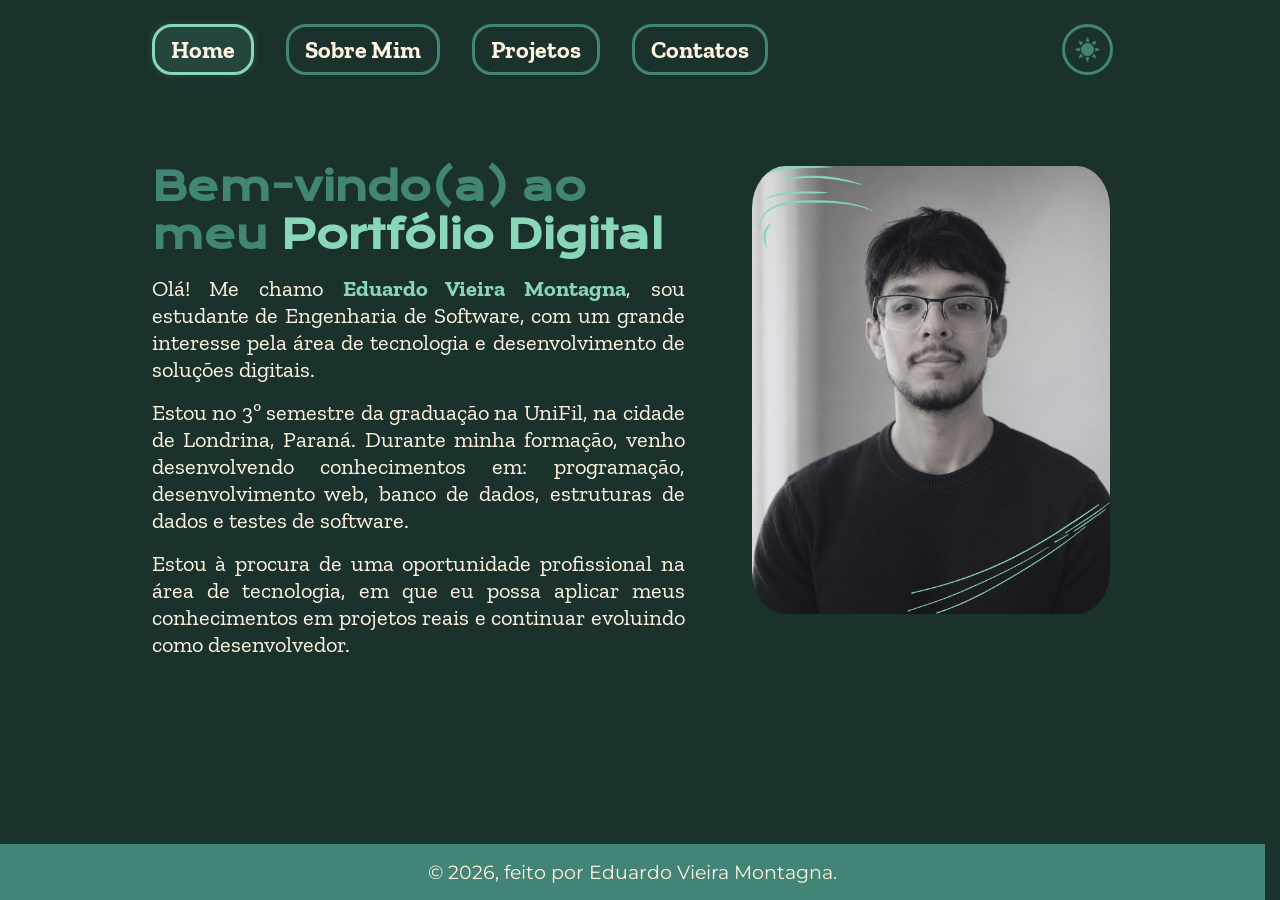
<file: index.html>
<!DOCTYPE html>
<html lang="pt-br">

<head>
    <meta charset="UTF-8">
    <meta name="viewport" content="width=device-width, initial-scale=1.0">
    <link rel="stylesheet" href="./styles/style.css">
    <title>Portfolio Digital</title>
</head>

<body>
    <header class="cabecalho">
        <nav class="cabecalho__menu">
            <a class="cabecalho__menu__link" href="index.html">Home</a>
            <a class="cabecalho__menu__link" href="about.html">Sobre Mim</a>
            <a class="cabecalho__menu__link" href="projects.html">Projetos</a>
            <a class="cabecalho__menu__link" href="contactme.html">Contatos</a>

            <button class="botao-tema" type="button" aria-label="Alterar tema">
                <img class="botao-tema__icone" src="./assets/lua.png" alt="Tema escuro">
            </button>
        </nav>
    </header>

    <main class="apresentacao">
        <div class="apresentacao__conteudo">
            <h1>Bem-vindo(a) ao meu <strong>Portfólio Digital</strong></h1>
            <p>
                Olá! Me chamo <strong>Eduardo Vieira Montagna</strong>, sou estudante de Engenharia de Software, com um
                grande interesse pela área de tecnologia e desenvolvimento de soluções digitais.
            </p>
            <p>
                Estou no 3º semestre da graduação na UniFil, na cidade de Londrina, Paraná. Durante minha formação,
                venho desenvolvendo conhecimentos em: programação, desenvolvimento web, banco de dados, estruturas de
                dados e testes de software.
            </p>
            <p>
                Estou à procura de uma oportunidade profissional na área de tecnologia, em que eu possa aplicar meus
                conhecimentos em projetos reais e continuar evoluindo como desenvolvedor.
            </p>
        </div>
        <img src="./assets/perfil_portfolio.png" alt="Foto de Eduardo Vieira Montagna" class="apresentacao__foto">
    </main>

    <footer class="rodape">
        <p>&copy; 2026, feito por Eduardo Vieira Montagna.</p>
    </footer>

    <script src="./scripts/main.js"></script>
</body>

</html>
</file>
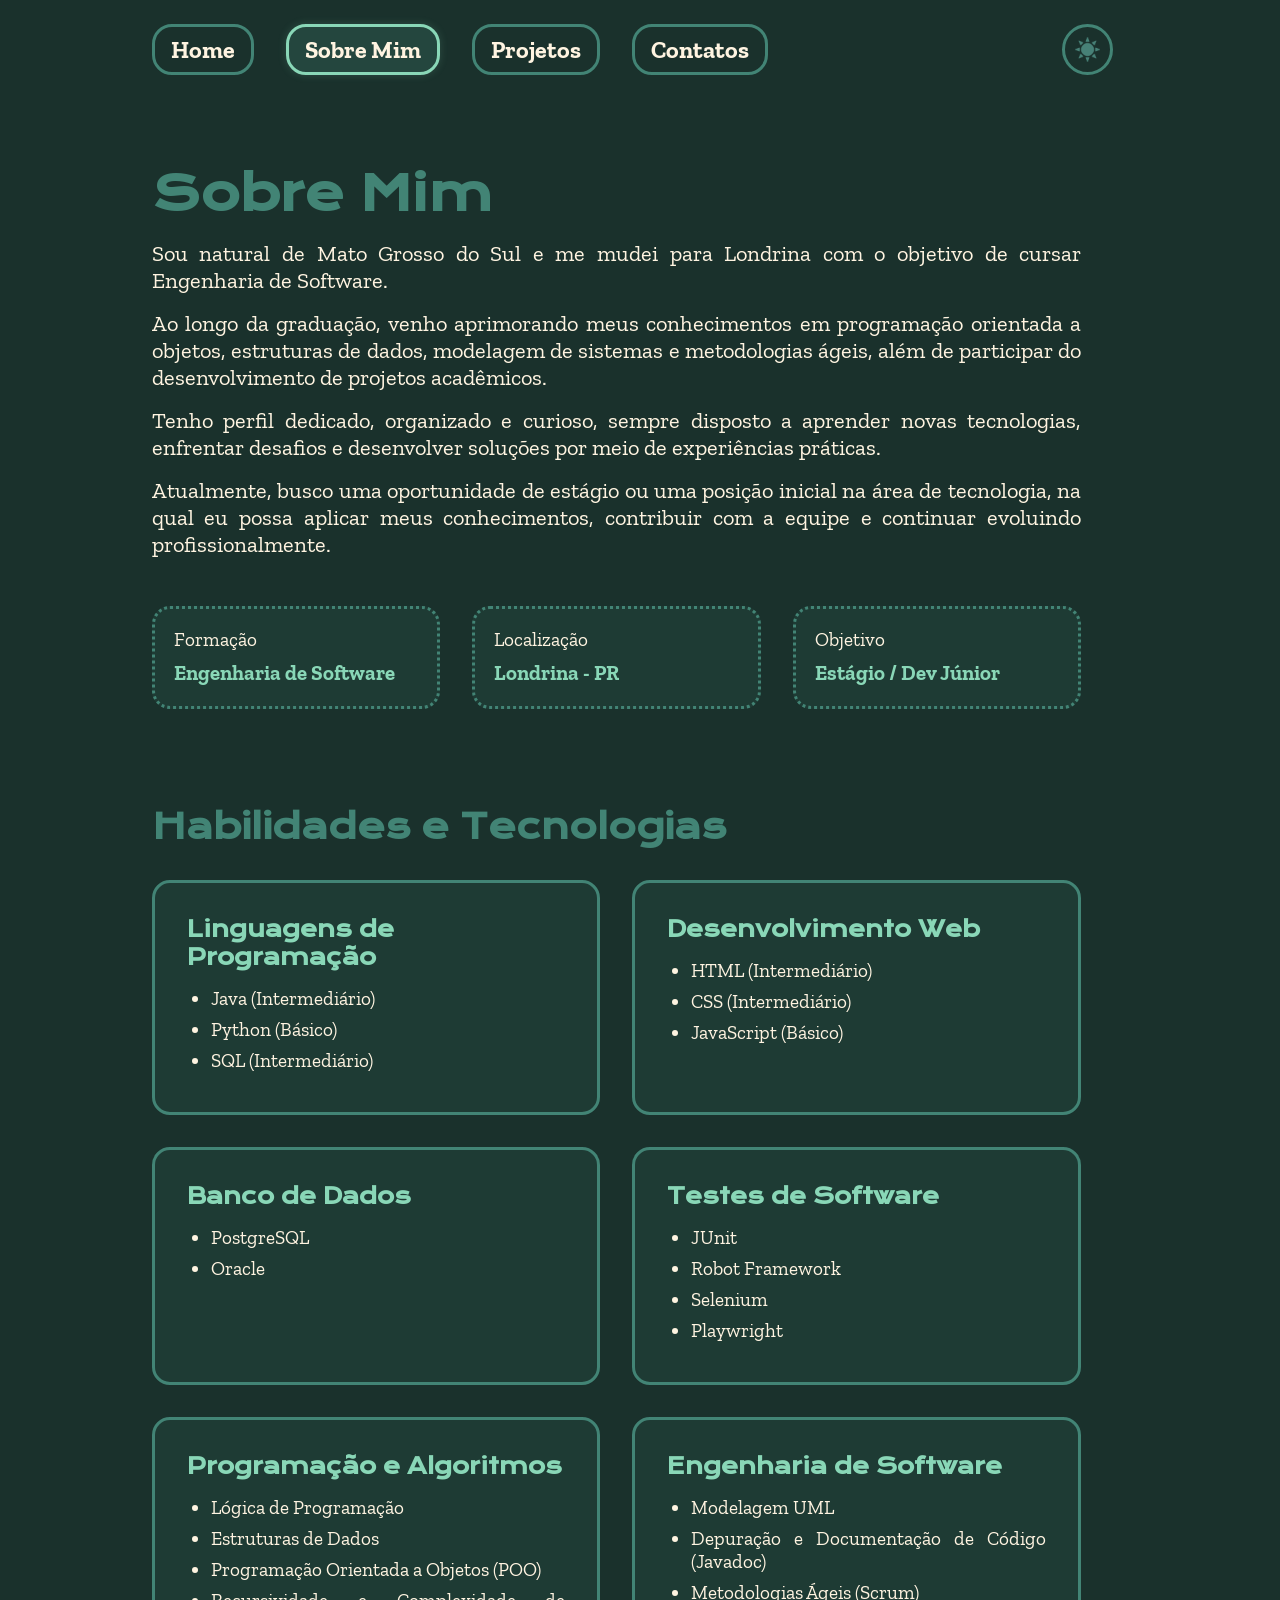
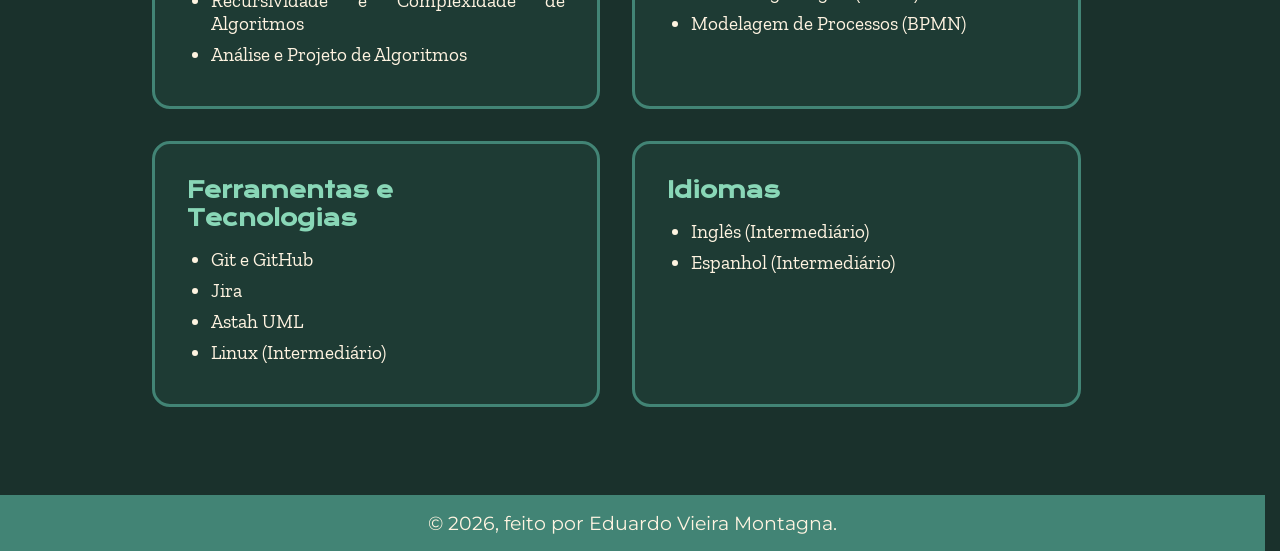
<file: about.html>
<!DOCTYPE html>
<html lang="pt-br">

<head>
    <meta charset="UTF-8">
    <meta name="viewport" content="width=device-width, initial-scale=1.0">
    <link rel="stylesheet" href="./styles/style.css">
    <title>Sobre Mim</title>
</head>

<body>
    <header class="cabecalho">
        <nav class="cabecalho__menu">
            <a class="cabecalho__menu__link" href="index.html">Home</a>
            <a class="cabecalho__menu__link" href="about.html">Sobre Mim</a>
            <a class="cabecalho__menu__link" href="projects.html">Projetos</a>
            <a class="cabecalho__menu__link" href="contactme.html">Contatos</a>

            <button class="botao-tema" type="button" aria-label="Alterar tema">
                <img class="botao-tema__icone" src="./assets/sol.png" alt="Alterar para tema claro">
            </button>
        </nav>
    </header>

    <main class="sobre">
        <div class="sobre__conteudo">
            <h1>Sobre Mim</h1>
            <p>
                Sou natural de Mato Grosso do Sul e me mudei para Londrina com o objetivo de cursar Engenharia de
                Software.
            </p>
            <p>
                Ao longo da graduação, venho aprimorando meus conhecimentos em programação orientada a objetos,
                estruturas de dados, modelagem de sistemas e metodologias ágeis, além de participar do desenvolvimento
                de projetos acadêmicos.
            </p>
            <p>
                Tenho perfil dedicado, organizado e curioso, sempre disposto a aprender novas tecnologias, enfrentar
                desafios e desenvolver soluções por meio de experiências práticas.
            </p>
            <p>
                Atualmente, busco uma oportunidade de estágio ou uma posição inicial na área de tecnologia, na qual eu
                possa aplicar meus conhecimentos, contribuir com a equipe e continuar evoluindo profissionalmente.
            </p>
            <aside class="sobre__resumo">
                <div class="sobre__item">
                    <span>Formação</span>
                    <strong>Engenharia de Software</strong>
                </div>

                <div class="sobre__item">
                    <span>Localização</span>
                    <strong>Londrina - PR</strong>
                </div>

                <div class="sobre__item">
                    <span>Objetivo</span>
                    <strong>Estágio / Dev Júnior</strong>
                </div>
            </aside>

            <section class="habilidades">
                <h2>Habilidades e Tecnologias</h2>

                <div class="habilidades__grid">
                    <article class="habilidades__box">
                        <h3>Linguagens de Programação</h3>
                        <ul>
                            <li>Java (Intermediário)</li>
                            <li>Python (Básico)</li>
                            <li>SQL (Intermediário)</li>
                        </ul>
                    </article>

                    <article class="habilidades__box">
                        <h3>Desenvolvimento Web</h3>
                        <ul>
                            <li>HTML (Intermediário)</li>
                            <li>CSS (Intermediário)</li>
                            <li>JavaScript (Básico)</li>
                        </ul>
                    </article>

                    <article class="habilidades__box">
                        <h3>Banco de Dados</h3>
                        <ul>
                            <li>PostgreSQL</li>
                            <li>Oracle</li>
                        </ul>
                    </article>

                    <article class="habilidades__box">
                        <h3>Testes de Software</h3>
                        <ul>
                            <li>JUnit</li>
                            <li>Robot Framework</li>
                            <li>Selenium</li>
                            <li>Playwright</li>
                        </ul>
                    </article>

                    <article class="habilidades__box">
                        <h3>Programação e Algoritmos</h3>
                        <ul>
                            <li>Lógica de Programação</li>
                            <li>Estruturas de Dados</li>
                            <li>Programação Orientada a Objetos (POO)</li>
                            <li>Recursividade e Complexidade de Algoritmos</li>
                            <li>Análise e Projeto de Algoritmos</li>
                        </ul>
                    </article>

                    <article class="habilidades__box">
                        <h3>Engenharia de Software</h3>
                        <ul>
                            <li>Modelagem UML</li>
                            <li>Depuração e Documentação de Código (Javadoc)</li>
                            <li>Metodologias Ágeis (Scrum)</li>
                            <li>Modelagem de Processos (BPMN)</li>
                        </ul>
                    </article>

                    <article class="habilidades__box">
                        <h3>Ferramentas e Tecnologias</h3>
                        <ul>
                            <li>Git e GitHub</li>
                            <li>Jira</li>
                            <li>Astah UML</li>
                            <li>Linux (Intermediário)</li>
                        </ul>
                    </article>

                    <article class="habilidades__box">
                        <h3>Idiomas</h3>
                        <ul>
                            <li>Inglês (Intermediário)</li>
                            <li>Espanhol (Intermediário)</li>
                        </ul>
                    </article>
                </div>
            </section>
        </div>
    </main>

    <footer class="rodape">
        <p>&copy; 2026, feito por Eduardo Vieira Montagna.</p>
    </footer>

    <button class="botao-topo" type="button" aria-label="Voltar ao topo">
        ↑
    </button>

    <script src="./scripts/main.js"></script>
</body>

</html>

<!-- republicação do GitHub Pages -->
</file>
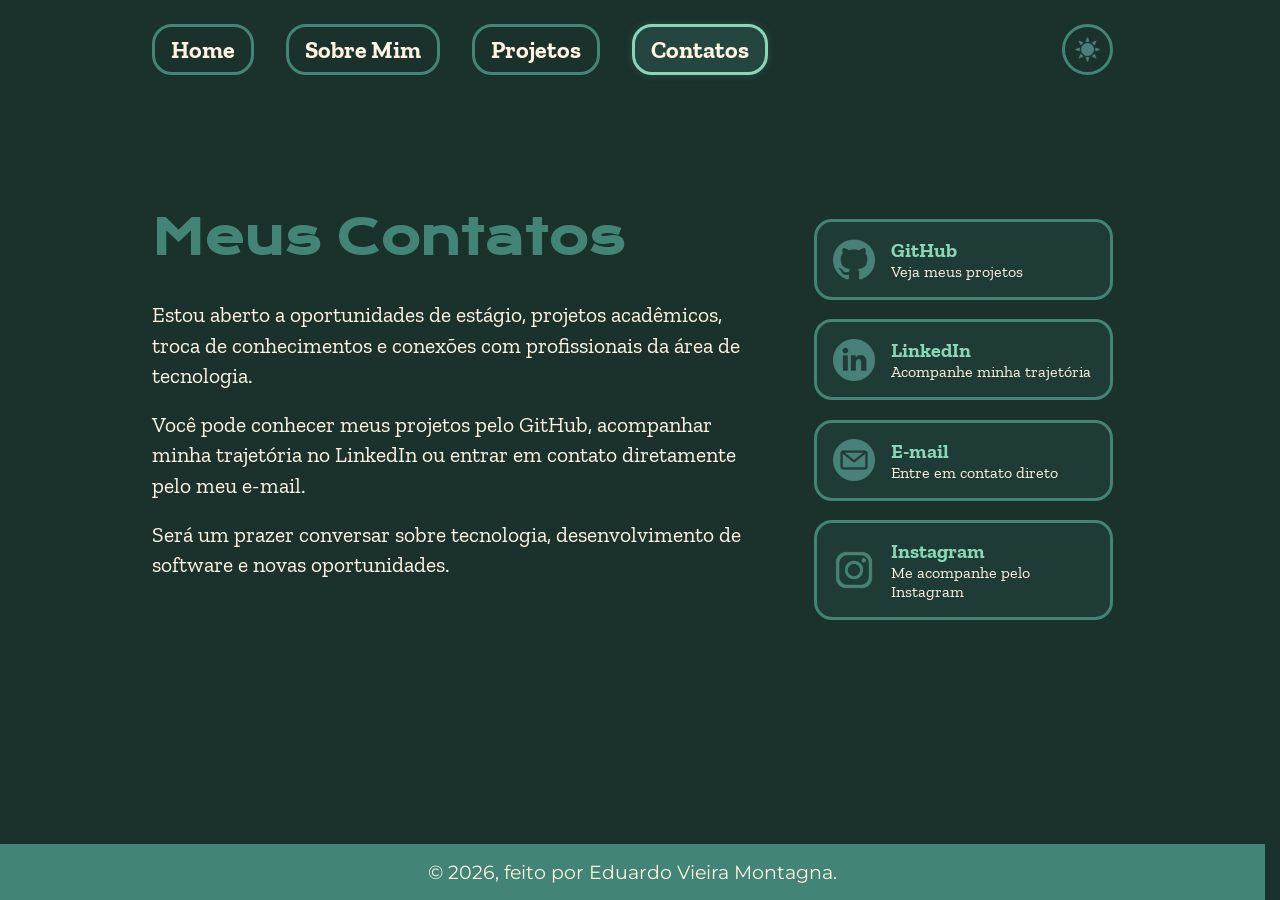
<file: contactme.html>
<!DOCTYPE html>
<html lang="pt-br">

<head>
    <meta charset="UTF-8">
    <meta name="viewport" content="width=device-width, initial-scale=1.0">
    <link rel="stylesheet" href="./styles/style.css">
    <title>Meus contatos</title>
</head>

<body>
    <header class="cabecalho">
        <nav class="cabecalho__menu">
            <a class="cabecalho__menu__link" href="index.html">Home</a>
            <a class="cabecalho__menu__link" href="about.html">Sobre Mim</a>
            <a class="cabecalho__menu__link" href="projects.html">Projetos</a>
            <a class="cabecalho__menu__link" href="contactme.html">Contatos</a>

            <button class="botao-tema" type="button" aria-label="Alterar tema">
                <img class="botao-tema__icone" src="./assets/lua.png" alt="Tema escuro">
            </button>
        </nav>
    </header>

    <main class="contato">
        <section class="contato__conteudo">
            <div class="contato__texto">
                <h1>Meus Contatos</h1>

                <p>
                    Estou aberto a oportunidades de estágio, projetos acadêmicos, troca de conhecimentos e conexões com
                    profissionais da área de tecnologia.
                </p>

                <p>
                    Você pode conhecer meus projetos pelo GitHub, acompanhar minha trajetória no LinkedIn ou entrar em
                    contato diretamente pelo meu e-mail.
                </p>

                <p>
                    Será um prazer conversar sobre tecnologia, desenvolvimento de software e novas oportunidades.
                </p>
            </div>

            <div class="contato__links">
                <a class="contato__card" target="_blank" href="https://github.com/EduMtg">
                    <img src="./assets/github.png" alt="GitHub">
                    <div>
                        <strong>GitHub</strong>
                        <span>Veja meus projetos</span>
                    </div>
                </a>

                <a class="contato__card" target="_blank"
                    href="https://www.linkedin.com/in/eduardo-vieira-montagna-33330b355/">
                    <img src="./assets/linkedin.png" alt="LinkedIn">
                    <div>
                        <strong>LinkedIn</strong>
                        <span>Acompanhe minha trajetória</span>
                    </div>
                </a>

                <a class="contato__card" target="_blank" href="mailto:eduardomtg@hotmail.com">
                    <img src="./assets/email.png" alt="E-mail">
                    <div>
                        <strong>E-mail</strong>
                        <span>Entre em contato direto</span>
                    </div>
                </a>

                <a class="contato__card" target="_blank" href="https://www.instagram.com/eduardo.montagna/">
                    <img src="./assets/instagram.png" alt="Instagram">
                    <div>
                        <strong>Instagram</strong>
                        <span>Me acompanhe pelo Instagram</span>
                    </div>
                </a>
            </div>
        </section>
    </main>

    <footer class="rodape">
        <p>&copy; 2026, feito por Eduardo Vieira Montagna.</p>
    </footer>

    <script src="./scripts/main.js"></script>
</body>

</html>
</file>
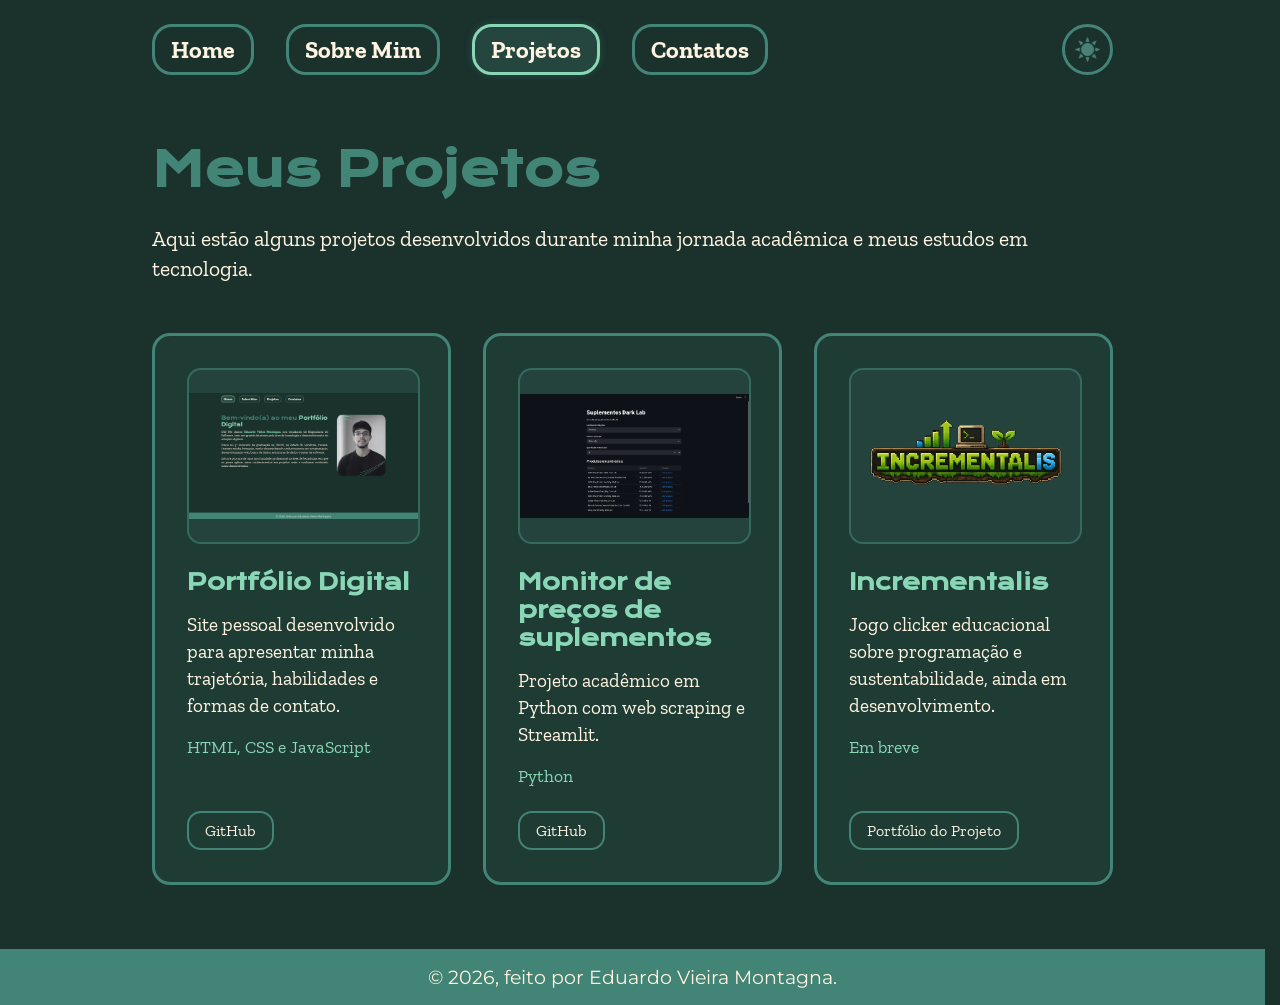
<file: projects.html>
<!DOCTYPE html>
<html lang="pt-br">

<head>
    <meta charset="UTF-8">
    <meta name="viewport" content="width=device-width, initial-scale=1.0">
    <link rel="stylesheet" href="./styles/style.css">
    <title>Projetos</title>
</head>

<body>
    <header class="cabecalho">
        <nav class="cabecalho__menu">
            <a class="cabecalho__menu__link" href="index.html">Home</a>
            <a class="cabecalho__menu__link" href="about.html">Sobre Mim</a>
            <a class="cabecalho__menu__link" href="projects.html">Projetos</a>
            <a class="cabecalho__menu__link" href="contactme.html">Contatos</a>

            <button class="botao-tema" type="button" aria-label="Alterar tema">
                <img class="botao-tema__icone" src="./assets/lua.png" alt="Tema escuro">
            </button>
        </nav>
    </header>

    <main class="projetos">
        <section class="projetos__conteudo">
            <h1>Meus Projetos</h1>

            <p>
                Aqui estão alguns projetos desenvolvidos durante minha jornada acadêmica e meus estudos em tecnologia.
            </p>

            <div class="projetos__grid">
                <article class="projetos__card">
                    <img class="projetos__imagem" src="./assets/projetoportfolio.png"
                        alt="Prévia do projeto Portfólio Digital">

                    <h2>Portfólio Digital</h2>
                    <p>
                        Site pessoal desenvolvido para apresentar minha trajetória, habilidades e formas de contato.
                    </p>

                    <span>HTML, CSS e JavaScript</span>

                    <div class="projetos__links">
                        <a href="https://github.com/EduMtg/Portfolio_Pessoal" target="_blank">GitHub</a>
                    </div>
                </article>

                <article class="projetos__card">
                    <img class="projetos__imagem" src="./assets/projetopy.png"
                        alt="Prévia do projeto Monitor de preços de suplementos">

                    <h2>Monitor de preços de suplementos</h2>
                    <p>
                        Projeto acadêmico em Python com web scraping e Streamlit.
                    </p>

                    <span>Python</span>

                    <div class="projetos__links">
                        <a href="https://github.com/EduMtg/monitor-suplementos-webscrapping/tree/main"
                            target="_blank">GitHub</a>
                    </div>
                </article>

                <article class="projetos__card">
                    <img class="projetos__imagem" src="./assets/incrementalis.png" alt="Logo do projeto Incrementalis">

                    <h2>Incrementalis</h2>
                    <p>
                        Jogo clicker educacional sobre programação e sustentabilidade, ainda em desenvolvimento.
                    </p>

                    <span>Em breve</span>

                    <div class="projetos__links">
                        <a href="https://sites.google.com/view/incrementalis/página-do-projeto?authuser=0"
                            target="_blank">Portfólio do Projeto</a>
                    </div>
                </article>
            </div>
        </section>
    </main>

    <footer class="rodape">
        <p>&copy; 2026, feito por Eduardo Vieira Montagna.</p>
    </footer>

    <script src="./scripts/main.js"></script>
</body>

</html>
</file>
<file: styles/style.css>
@import url('https://fonts.googleapis.com/css2?family=Krona+One&family=Montserrat&family=Zilla+Slab:wght@400;700&display=swap');

:root {
    --cor-primaria: #428475;
    --cor-secundaria: #89D7B7;
    --cor-terciaria: #FFF4E1;
    --cor-background: #1A312C;
    --fonte-principal: 'Krona One', sans-serif;
    --fonte-secundaria: 'Zilla Slab', serif;
}

body.tema-claro {
    --cor-primaria: #003e2f;
    --cor-secundaria: #09a17d;
    --cor-terciaria: #1A312C;
    --cor-background: #f3e4ca;
}

body.tema-claro .botao-tema__icone {
    filter: brightness(0) saturate(100%) invert(18%) sepia(17%) saturate(880%) hue-rotate(118deg) brightness(92%) contrast(91%);
}

* {
    margin: 0;
    padding: 0;
}

html {
    overflow-y: scroll;
    scrollbar-gutter: stable;
}

body {
    background-color: var(--cor-background);
    min-height: 100vh;
    display: flex;
    flex-direction: column;
}

h1,
h2 {
    font-family: var(--fonte-principal);
    color: var(--cor-primaria);
}

strong {
    color: var(--cor-secundaria);
}

.cabecalho {
    flex-shrink: 0;
    padding: 1.5rem 0 0;
}

.cabecalho__menu {
    display: flex;
    justify-content: flex-start;
    gap: 2rem;
    margin: 0 auto;
    width: min(76rem, 76%);
}

.cabecalho__menu__link {
    color: var(--cor-terciaria);
    font-family: var(--fonte-secundaria);
    font-size: 1.5rem;
    font-weight: 700;
    text-decoration: none;
    padding: 0.5rem 1rem;
    border: 0.2rem solid var(--cor-primaria);
    border-radius: 20px;
    transition: transform 0.3s ease, background-color 0.3s ease, border-color 0.3s ease, box-shadow 0.3s ease;
}

.cabecalho__menu__link.ativo {
    background-color: rgba(66, 132, 117, 0.25);
    border-color: var(--cor-secundaria);
    box-shadow: 0 0 8px rgba(137, 215, 183, 0.18);
}

.apresentacao,
.sobre {
    flex: 1;
    width: min(76rem, 76%);
    margin: 4rem auto;
    display: flex;
    flex-direction: row;
    justify-content: center;
    gap: 2rem;
    padding: 1.5rem 0;
    font-family: var(--fonte-secundaria);
    color: var(--cor-terciaria);
    font-size: 1.5rem;
    animation: transicao 0.7s ease forwards;
}

.apresentacao__conteudo,
.sobre__conteudo {
    display: flex;
    flex-direction: column;
    gap: 1rem;
    margin-right: 2rem;
    text-align: justify;
    font-size: 1.4rem;
}

.apresentacao__conteudo h1 {
    text-align: start;
    font-size: 2.4rem;
}

.sobre__conteudo h1 {
    text-align: start;
    font-size: 3rem;
}

.apresentacao__foto {
    max-height: 28rem;
    width: auto;
    height: auto;
    max-width: 24rem;
    border-radius: 10%;
    border: 0.2rem solid transparent;
    transition: transform 0.3s ease, border-color 0.3s ease, box-shadow 0.3s ease;
}

.sobre__resumo {
    display: grid;
    grid-template-columns: repeat(3, 1fr);
    gap: 2rem;
    text-align: start;
    margin-top: 2rem;
}

.sobre__item {
    min-height: 3rem;
    border: 0.2rem dotted var(--cor-primaria);
    border-radius: 18px;
    padding: 1.2rem;
    background-color: rgba(66, 132, 117, 0.12);
}

.sobre__item span {
    display: block;
    font-size: 1.2rem;
    color: var(--cor-terciaria);
    margin-bottom: 0.5rem;
}

.sobre__item strong {
    font-size: 1.3rem;
}

.habilidades {
    margin-top: 2rem;
    padding: 3rem 0 0 0;
    font-family: var(--fonte-secundaria);
    color: var(--cor-terciaria);
}

.habilidades h2 {
    text-align: start;
    margin-bottom: 2rem;
}

.habilidades__grid {
    display: grid;
    grid-template-columns: repeat(2, 1fr);
    gap: 2rem;
}

.habilidades__box {
    position: relative;
    overflow: hidden;
    border: 0.2rem solid var(--cor-primaria);
    border-radius: 18px;
    padding: 2rem;
    background-color: rgba(66, 132, 117, 0.12);
    transition: transform 0.3s ease, border-color 0.3s ease, box-shadow 0.3s ease;
}

.habilidades__box h3 {
    font-family: var(--fonte-principal);
    color: var(--cor-secundaria);
    text-align: start;
    font-size: 1.35rem;
    margin-bottom: 1rem;
}

.habilidades__box ul {
    padding-left: 1.5rem;
}

.habilidades__box li {
    margin-bottom: 0.5rem;
    font-size: 1.2rem;
}

.contato {
    flex: 1;
    font-family: var(--fonte-secundaria);
    color: var(--cor-terciaria);
    font-size: 1.5rem;
    margin-top: 5rem;
    padding: 2rem 0 3rem;
    animation: transicao 0.7s ease forwards;
}

.contato__conteudo {
    width: min(76rem, 76%);
    margin: 0 auto;
    display: grid;
    grid-template-columns: 2fr 1fr;
    gap: 4rem;
    align-items: center;
}

.contato__texto {
    font-family: var(--fonte-secundaria);
    color: var(--cor-terciaria);
}

.contato__texto h1 {
    font-size: 3rem;
    margin-bottom: 2rem;
}

.contato__texto p {
    font-size: 1.35rem;
    line-height: 1.4;
    margin-bottom: 1.2rem;
}

.contato__links {
    display: grid;
    grid-template-columns: 1fr;
    gap: 1.2rem;
    margin-top: 2rem;
}

.contato__card {
    display: flex;
    align-items: center;
    gap: 1rem;
    color: var(--cor-terciaria);
    text-decoration: none;
    border: 0.2rem solid var(--cor-primaria);
    border-radius: 18px;
    padding: 1rem;
    background-color: rgba(66, 132, 117, 0.12);
    transition: transform 0.3s ease, border-color 0.3s ease, box-shadow 0.3s ease;
}

.contato__card:hover {
    transform: translateY(-6px);
    border-color: var(--cor-secundaria);
    box-shadow: 0 0 24px rgba(137, 215, 183, 0.35);
}

.contato__card img {
    width: 2.6rem;
    height: 2.6rem;
    object-fit: contain;
}

.contato__card strong {
    display: block;
    font-family: var(--fonte-secundaria);
    font-size: 1.25rem;
}

.contato__card span {
    display: block;
    font-family: var(--fonte-secundaria);
    font-size: 1rem;
    color: var(--cor-terciaria);
}

.contato__card img,
.contatos__links__img {
    filter: brightness(0) saturate(100%) invert(47%) sepia(19%) saturate(769%) hue-rotate(120deg) brightness(92%) contrast(90%);
}

.projetos {
    flex: 1;
    width: min(76rem, 76%);
    margin: 4rem auto;
    font-family: var(--fonte-secundaria);
    color: var(--cor-terciaria);
    animation: transicao 0.7s ease forwards;
}

.projetos__conteudo h1 {
    font-size: 3rem;
    margin-bottom: 1.5rem;
}

.projetos__conteudo>p {
    font-size: 1.35rem;
    line-height: 1.4;
    margin-bottom: 3rem;
}

.projetos__grid {
    display: grid;
    grid-template-columns: repeat(3, 1fr);
    gap: 2rem;
}

.projetos__card {
    display: flex;
    flex-direction: column;
    border: 0.2rem solid var(--cor-primaria);
    border-radius: 18px;
    padding: 2rem;
    background-color: rgba(66, 132, 117, 0.12);
    transition: transform 0.3s ease, border-color 0.3s ease, box-shadow 0.3s ease;
}

.projetos__card:hover {
    transform: translateY(-8px);
    border-color: var(--cor-secundaria);
    box-shadow: 0 0 24px rgba(137, 215, 183, 0.35);
}

.projetos__card h2 {
    color: var(--cor-secundaria);
    font-size: 1.4rem;
    margin-bottom: 1rem;
}

.projetos__card p {
    font-size: 1.2rem;
    line-height: 1.4;
    margin-bottom: 1rem;
}

.projetos__card span {
    display: block;
    color: var(--cor-secundaria);
    font-size: 1.1rem;
    margin-bottom: 1.5rem;
}

.projetos__links {
    display: flex;
    gap: 1rem;
    flex-wrap: wrap;
    margin-top: auto;
}

.projetos__links a {
    color: var(--cor-terciaria);
    text-decoration: none;
    border: 0.15rem solid var(--cor-primaria);
    border-radius: 14px;
    padding: 0.5rem 1rem;
    transition: background-color 0.3s ease, border-color 0.3s ease;
}

.projetos__links a:hover {
    background-color: rgba(66, 132, 117, 0.35);
    border-color: var(--cor-secundaria);
}

.projetos__imagem {
    width: 100%;
    height: 10.8rem;
    object-fit: contain;
    object-position: center;
    background-color: rgba(66, 132, 117, 0.12);
    border-radius: 14px;
    margin-bottom: 1.5rem;
    border: 0.15rem solid rgba(66, 132, 117, 0.6);
}

.rodape {
    background-color: #428475;
    color: #FFF4E1;
    text-align: center;
    padding: 1rem 0;
    font-family: "Montserrat", sans-serif;
    font-size: 1.2rem;
    width: 100%;
}

.cabecalho__menu__link:hover {
    transform: translateY(-4px);
    background-color: rgba(66, 132, 117, 0.35);
    border-color: var(--cor-secundaria);
    box-shadow: 0 0 14px rgba(137, 215, 183, 0.35);
    color: var(--cor-terciaria);
}

.apresentacao__foto:hover {
    transform: scale(1.03);
    border-color: var(--cor-secundaria);
    box-shadow: 0 0 28px rgba(137, 215, 183, 0.4);
}

.habilidades__box:hover {
    transform: translateY(-8px);
    border-color: var(--cor-secundaria);
    box-shadow: 0 0 24px rgba(137, 215, 183, 0.35);
}

.botao-tema {
    margin-left: auto;
    display: flex;
    align-items: center;
    justify-content: center;
    width: 3.2rem;
    height: 3.2rem;
    background: transparent;
    border: 0.2rem solid var(--cor-primaria);
    border-radius: 50%;
    cursor: pointer;
    transition: transform 0.3s ease, background-color 0.3s ease, border-color 0.3s ease, box-shadow 0.3s ease;
}

.botao-topo {
    position: fixed;
    right: 2rem;
    bottom: 2rem;
    width: 3rem;
    height: 3rem;
    border: 0.2rem solid var(--cor-primaria);
    border-radius: 50%;
    background-color: var(--cor-background);
    color: var(--cor-terciaria);
    font-size: 1.5rem;
    cursor: pointer;
    opacity: 0;
    visibility: hidden;
    transform: translateY(1rem);
    transition: opacity 0.3s ease, visibility 0.3s ease, transform 0.3s ease, border-color 0.3s ease, box-shadow 0.3s ease;
}

.botao-tema__icone {
    width: 1.6rem;
    height: 1.6rem;
    object-fit: contain;
    filter: brightness(0) saturate(100%) invert(47%) sepia(19%) saturate(769%) hue-rotate(120deg) brightness(92%) contrast(90%);
    transition: filter 0.3s ease, transform 0.3s ease;
}

.botao-topo.aparecer {
    opacity: 1;
    visibility: visible;
    transform: translateY(0);
}

.botao-tema:hover {
    transform: translateY(-4px);
    background-color: rgba(66, 132, 117, 0.35);
    border-color: var(--cor-secundaria);
    box-shadow: 0 0 14px rgba(137, 215, 183, 0.35);
}

.botao-tema:hover .botao-tema__icone {
    filter: brightness(0) saturate(100%) invert(82%) sepia(22%) saturate(522%) hue-rotate(105deg) brightness(94%) contrast(91%);
}

@keyframes transicao {
    from {
        opacity: 0;
        transform: translateY(24px);
    }

    to {
        opacity: 1;
        transform: translateY(0);
    }
}

@media (max-width: 1200px) {
    .cabecalho {
        padding: 1rem;
    }

    .cabecalho__menu {
        justify-content: center;
        flex-wrap: wrap;
        gap: 1rem;
    }

    .cabecalho__menu__link {
        font-size: 1.2rem;
    }

    .apresentacao {
        flex: 1;
        flex-direction: column-reverse;
        justify-content: flex-end;
        align-items: center;
        gap: 2rem;
        margin: 0;
        padding: 2rem 5%;
    }

    .apresentacao__conteudo {
        width: 100%;
        text-align: justify;
        margin: 0;
        font-size: 1.4rem;
    }

    .apresentacao__conteudo h1 {
        text-align: center;
        font-size: 2.2rem;
    }

    .apresentacao__foto {
        max-height: 20rem;
        max-width: 20rem;
    }

    .sobre {
        margin: 5%;
        padding: 3%;
    }

    .sobre__conteudo {
        width: auto;
        margin: 0;
        font-size: 1.4rem;
    }

    .sobre__conteudo h1,
    .habilidades h2 {
        text-align: center;
        font-size: 3rem;
    }

    .sobre__resumo,
    .habilidades__grid,
    .contato__conteudo {
        grid-template-columns: 1fr;
    }

    .habilidades__box h3 {
        font-size: 1.4rem;
    }

    .habilidades__box li {
        font-size: 1.2rem;
    }

    .contato {
        margin-top: 1rem;
        padding: 1rem 5%;
    }

    .contato__texto h1 {
        text-align: center;
        font-size: 3rem;
    }

    .contato__texto p {
        font-size: 1.4rem;
        text-align: justify;
    }

    .contato__conteudo {
        gap: 2rem;
    }

    .projetos {
        width: 90%;
        margin: 2rem auto;
    }

    .projetos__conteudo h1 {
        text-align: center;
        font-size: 3rem;
    }

    .projetos__conteudo>p {
        text-align: center;
        font-size: 1.3rem;
    }

    .projetos__grid {
        grid-template-columns: 1fr;
    }

    .botao-tema {
        margin-left: 0;
    }
}
</file>
